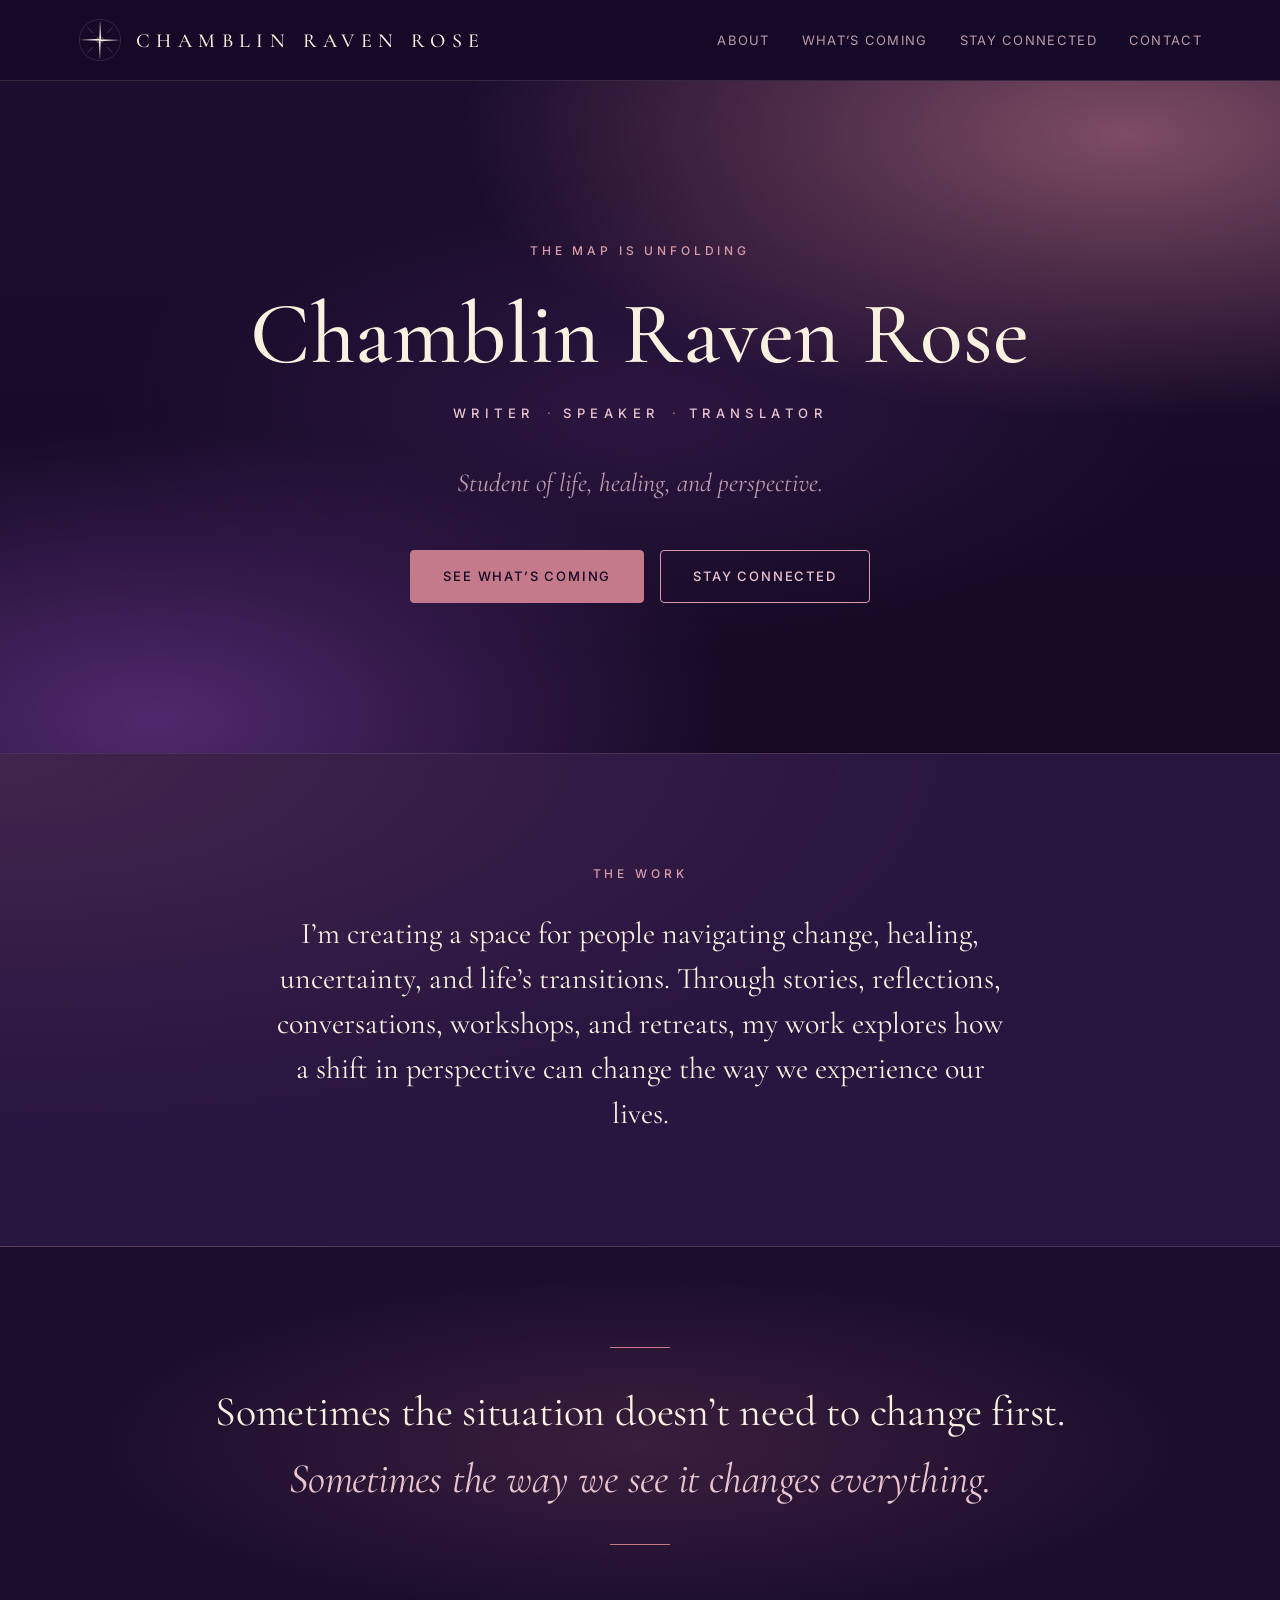
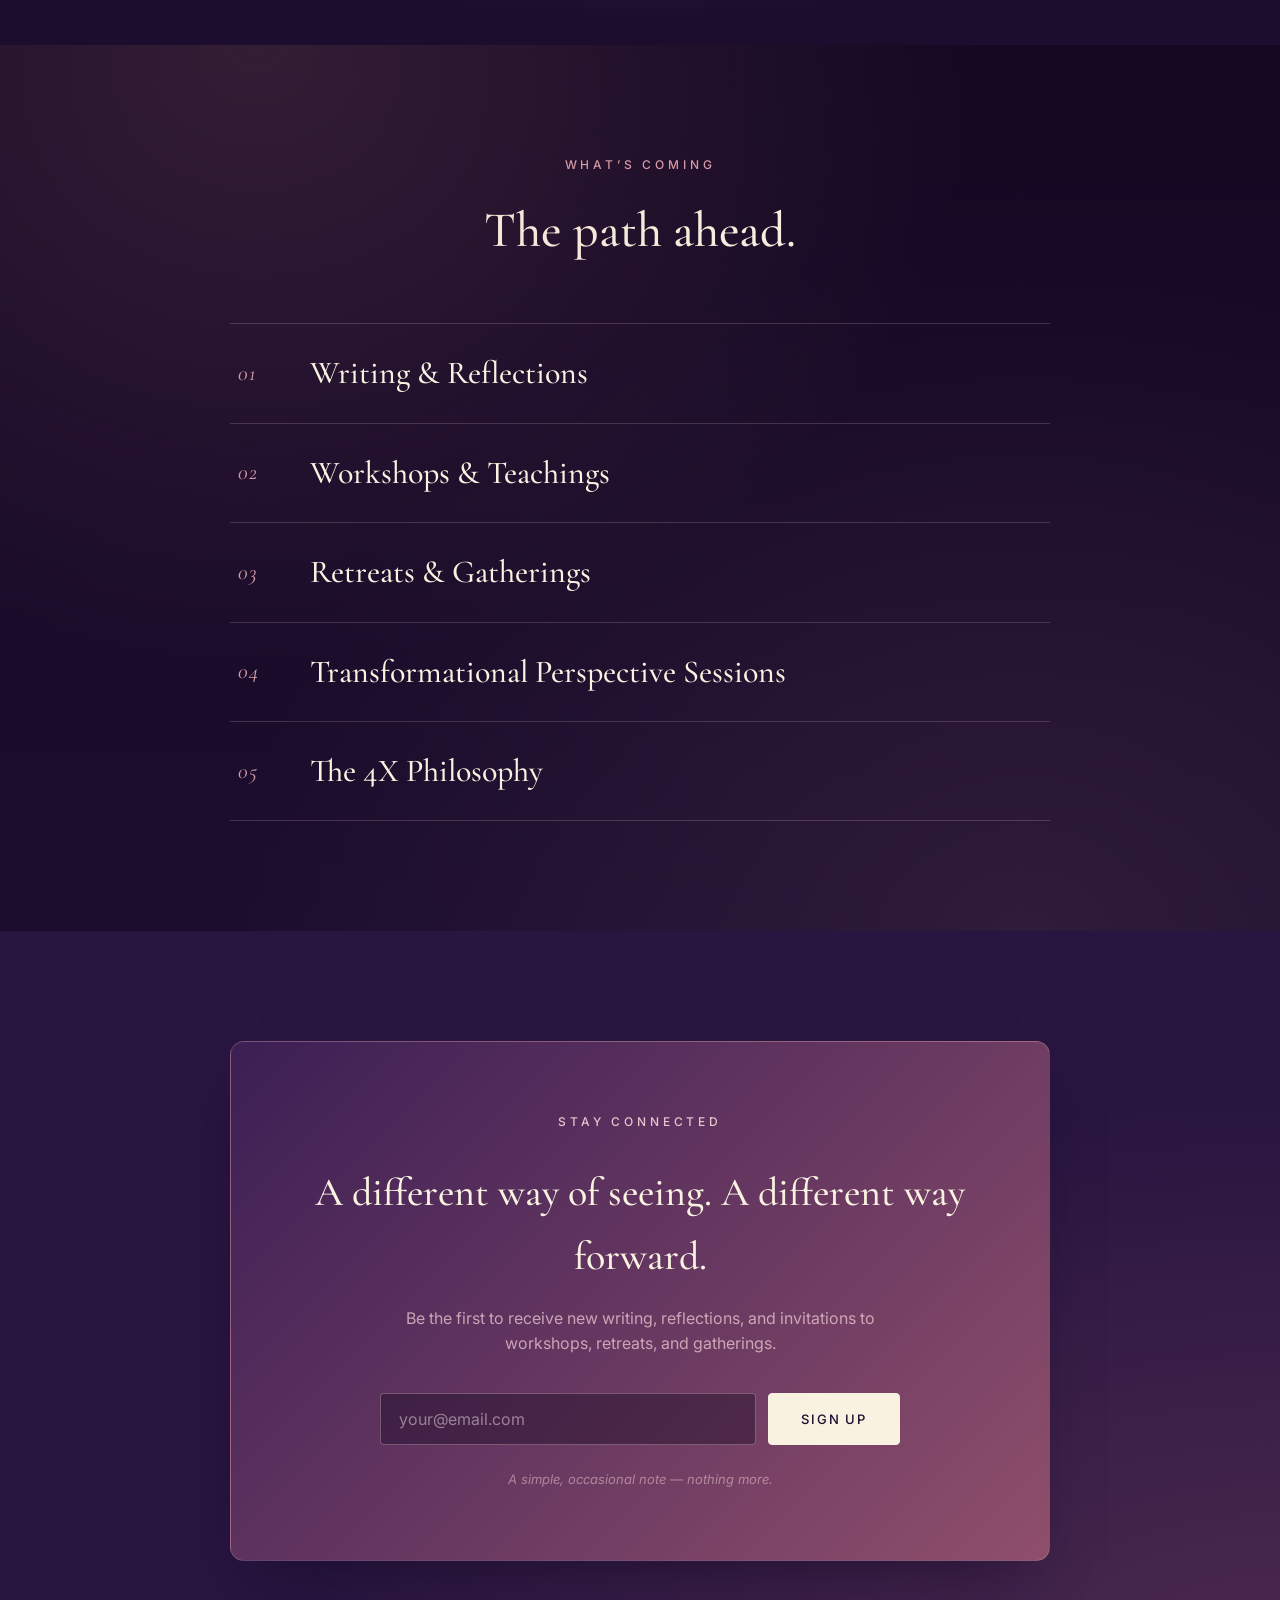
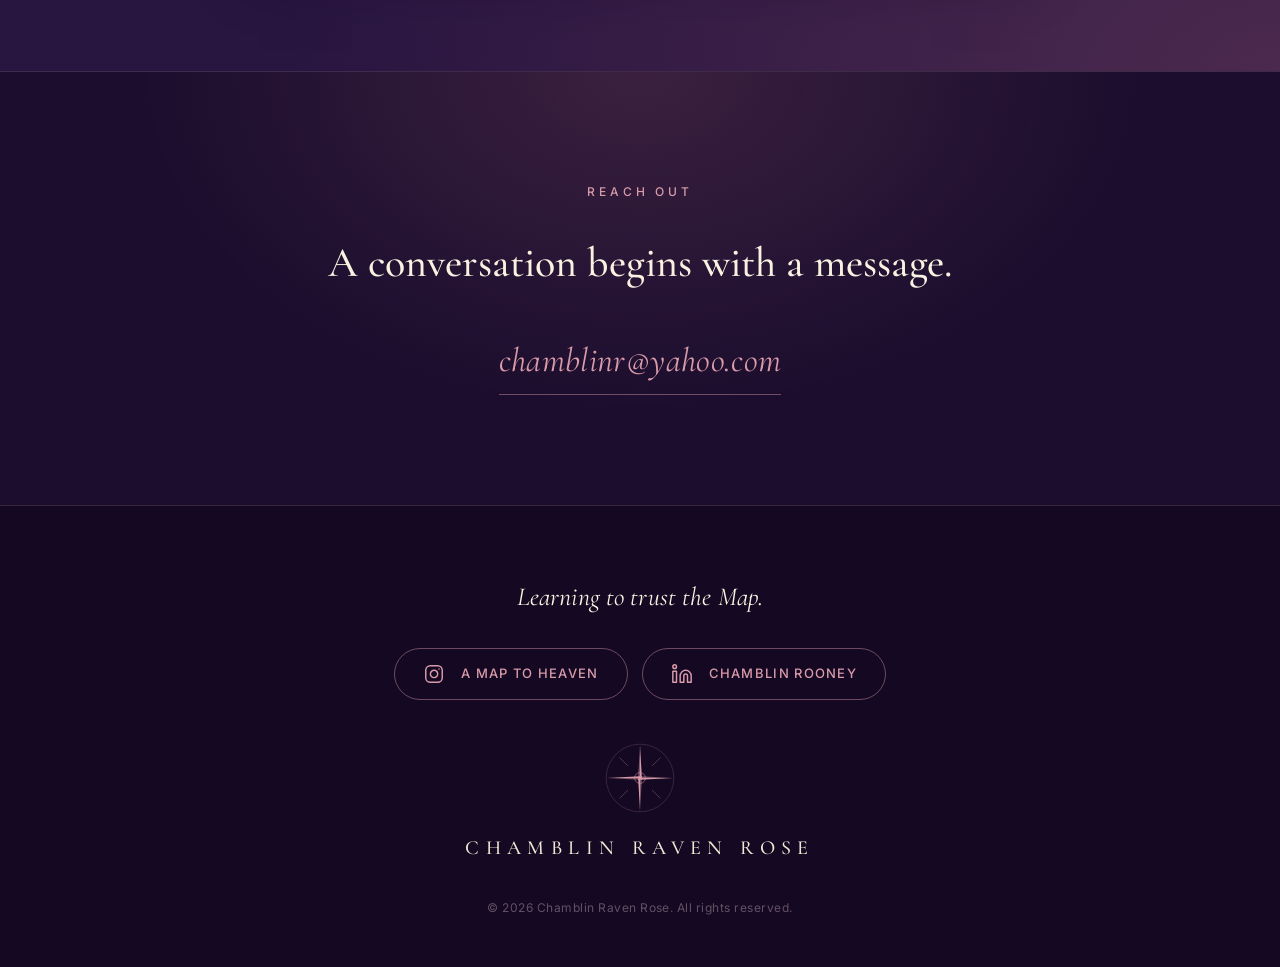
<file: index.html>
<!DOCTYPE html>
<html lang="en">
<head>
  <meta charset="UTF-8" />
  <meta name="viewport" content="width=device-width, initial-scale=1.0" />
  <title>Chamblin Raven Rose &mdash; The Map Is Unfolding</title>
  <meta name="description" content="Chamblin Raven Rose helps people navigate life&rsquo;s transitions through perspective shifts, storytelling, workshops, and transformational conversations." />
  <link rel="canonical" href="https://chamblinravenrose.com/" />

  <!-- Open Graph (Facebook, LinkedIn, iMessage, Slack, etc.) -->
  <meta property="og:type" content="website" />
  <meta property="og:site_name" content="Chamblin Raven Rose" />
  <meta property="og:url" content="https://chamblinravenrose.com/" />
  <meta property="og:title" content="Chamblin Raven Rose &mdash; The Map Is Unfolding" />
  <meta property="og:description" content="Chamblin Raven Rose helps people navigate life&rsquo;s transitions through perspective shifts, storytelling, workshops, and transformational conversations." />
  <meta property="og:image" content="https://chamblinravenrose.com/CRRLogo.png" />
  <meta property="og:image:alt" content="Chamblin Raven Rose logo" />

  <!-- Twitter Card -->
  <meta name="twitter:card" content="summary" />
  <meta name="twitter:title" content="Chamblin Raven Rose &mdash; The Map Is Unfolding" />
  <meta name="twitter:description" content="Chamblin Raven Rose helps people navigate life&rsquo;s transitions through perspective shifts, storytelling, workshops, and transformational conversations." />
  <meta name="twitter:image" content="https://chamblinravenrose.com/CRRLogo.png" />
  <meta name="twitter:image:alt" content="Chamblin Raven Rose logo" />

  <link rel="preconnect" href="https://fonts.googleapis.com" />
  <link rel="preconnect" href="https://fonts.gstatic.com" crossorigin />
  <link href="https://fonts.googleapis.com/css2?family=Cormorant+Garamond:ital,wght@0,400;0,500;0,600;1,400;1,500&family=Allura&family=Inter:wght@300;400;500;600&display=swap" rel="stylesheet" />
  <link rel="stylesheet" href="styles.css" />
</head>
<body>
  <header class="site-header">
    <div class="container header-inner">
      <a class="brand" href="#top" aria-label="Chamblin Raven Rose &mdash; Home">
        <svg class="brand-svg" viewBox="0 0 100 100" xmlns="http://www.w3.org/2000/svg" aria-hidden="true">
          <circle cx="50" cy="50" r="47" fill="none" stroke="currentColor" stroke-width="0.6" opacity="0.45"/>
          <circle cx="50" cy="50" r="7.5" fill="none" stroke="currentColor" stroke-width="0.7"/>
          <g fill="currentColor">
            <path d="M50 4 L52.6 50 L50 50 Z"/>
            <path d="M50 4 L47.4 50 L50 50 Z" opacity="0.55"/>
            <path d="M50 96 L52.6 50 L50 50 Z" opacity="0.55"/>
            <path d="M50 96 L47.4 50 L50 50 Z"/>
            <path d="M96 50 L50 52.6 L50 50 Z"/>
            <path d="M96 50 L50 47.4 L50 50 Z" opacity="0.55"/>
            <path d="M4 50 L50 52.6 L50 50 Z" opacity="0.55"/>
            <path d="M4 50 L50 47.4 L50 50 Z"/>
          </g>
          <g stroke="currentColor" stroke-width="0.8" stroke-linecap="round" opacity="0.55">
            <line x1="22" y1="22" x2="33" y2="33"/>
            <line x1="67" y1="33" x2="78" y2="22"/>
            <line x1="78" y1="78" x2="67" y2="67"/>
            <line x1="33" y1="67" x2="22" y2="78"/>
          </g>
          <circle cx="50" cy="50" r="1.6" fill="currentColor"/>
        </svg>
        <span class="brand-word">Chamblin Raven Rose</span>
      </a>
      <button class="nav-toggle" id="nav-toggle" aria-expanded="false" aria-controls="primary-nav" aria-label="Open menu" type="button">
        <span></span><span></span><span></span>
      </button>
      <nav class="site-nav" id="primary-nav" aria-label="Primary">
        <a href="#about">About</a>
        <a href="#coming">What&rsquo;s Coming</a>
        <a href="#signup">Stay Connected</a>
        <a href="#contact">Contact</a>
      </nav>
    </div>
  </header>

  <main id="top">
    <!-- HERO -->
    <section class="hero">
      <div class="container hero-inner">
        <p class="eyebrow">The Map Is Unfolding</p>
        <h1 class="hero-title">Chamblin Raven&nbsp;Rose</h1>
        <p class="hero-roles">Writer&nbsp;<span class="dot">&middot;</span> Speaker&nbsp;<span class="dot">&middot;</span> Translator</p>
        <p class="hero-bio">Student of life, healing, and perspective.</p>
        <div class="hero-actions">
          <a class="btn btn-primary" href="#coming">See what&rsquo;s coming</a>
          <a class="btn btn-ghost" href="#signup">Stay connected</a>
        </div>
      </div>
    </section>

    <!-- ABOUT / MISSION -->
    <section id="about" class="section section-about">
      <div class="container about-inner">
        <p class="eyebrow">The Work</p>
        <p class="about-body">
          I&rsquo;m creating a space for people navigating change, healing, uncertainty,
          and life&rsquo;s transitions. Through stories, reflections, conversations,
          workshops, and retreats, my work explores how a shift in perspective can
          change the way we experience our lives.
        </p>
      </div>
    </section>

    <!-- PULL QUOTE -->
    <section class="section section-quote">
      <div class="container">
        <figure class="quote-block">
          <blockquote>
            Sometimes the situation doesn&rsquo;t need to change first.
            <em>Sometimes the way we see it changes everything.</em>
          </blockquote>
        </figure>
      </div>
    </section>

    <!-- WHAT'S COMING -->
    <section id="coming" class="section section-coming">
      <div class="container">
        <div class="section-head centered">
          <p class="eyebrow">What&rsquo;s Coming</p>
          <h2 class="section-title">The path ahead.</h2>
        </div>

        <ul class="coming-list">
          <li class="coming-item">
            <span class="coming-num">01</span>
            <div>
              <h3>Writing &amp; Reflections</h3>
            </div>
          </li>
          <li class="coming-item">
            <span class="coming-num">02</span>
            <div>
              <h3>Workshops &amp; Teachings</h3>
            </div>
          </li>
          <li class="coming-item">
            <span class="coming-num">03</span>
            <div>
              <h3>Retreats &amp; Gatherings</h3>
            </div>
          </li>
          <li class="coming-item">
            <span class="coming-num">04</span>
            <div>
              <h3>Transformational Perspective Sessions</h3>
            </div>
          </li>
          <li class="coming-item">
            <span class="coming-num">05</span>
            <div>
              <h3>The 4X Philosophy</h3>
            </div>
          </li>
        </ul>
      </div>
    </section>

    <!-- EMAIL SIGNUP -->
    <section id="signup" class="section section-signup">
      <div class="container">
        <div class="signup-card">
          <p class="eyebrow light">Stay Connected</p>
          <h2 class="signup-title">A different way of seeing. A different way forward.</h2>
          <p class="signup-sub">
            Be the first to receive new writing, reflections, and invitations to
            workshops, retreats, and gatherings.
          </p>

          <form
            class="signup-form"
            id="signup-form"
            name="stay-connected"
            method="POST"
            data-netlify="true"
            data-netlify-honeypot="bot-field"
            novalidate
          >
            <!-- Netlify: identifies the form on AJAX submissions -->
            <input type="hidden" name="form-name" value="stay-connected" />
            <!-- Netlify: honeypot field for spam protection (hidden from humans) -->
            <p class="visually-hidden" aria-hidden="true">
              <label>Don&rsquo;t fill this out if you&rsquo;re human: <input name="bot-field" /></label>
            </p>
            <label class="visually-hidden" for="email">Email address</label>
            <input
              type="email"
              id="email"
              name="email"
              placeholder="your@email.com"
              autocomplete="email"
              required
            />
            <button type="submit" class="btn btn-primary">Sign Up</button>
          </form>
          <p class="signup-note" id="signup-note">A simple, occasional note &mdash; nothing more.</p>
        </div>
      </div>
    </section>

    <!-- CONTACT -->
    <section id="contact" class="section section-contact">
      <div class="container">
        <div class="contact-inner">
          <p class="eyebrow">Reach Out</p>
          <h2 class="contact-title">A conversation begins with a message.</h2>
          <a class="email-link" href="mailto:chamblinr@yahoo.com">chamblinr@yahoo.com</a>
        </div>
      </div>
    </section>
  </main>

  <footer class="site-footer">
    <div class="container footer-inner">
      <p class="footer-tagline">Learning to trust the Map.</p>

      <div class="footer-social">
        <a href="https://www.instagram.com/amaptoheaven" target="_blank" rel="noopener noreferrer" aria-label="Follow on Instagram &mdash; A Map to Heaven" class="social-link" id="insta-link">
          <svg width="22" height="22" viewBox="0 0 24 24" fill="none" stroke="currentColor" stroke-width="1.6" stroke-linecap="round" stroke-linejoin="round" aria-hidden="true">
            <rect x="3" y="3" width="18" height="18" rx="5" ry="5"></rect>
            <path d="M16 11.37A4 4 0 1 1 12.63 8 4 4 0 0 1 16 11.37z"></path>
            <line x1="17.5" y1="6.5" x2="17.51" y2="6.5"></line>
          </svg>
          <span class="social-handle">A Map to Heaven</span>
        </a>
        <a href="https://www.linkedin.com/in/chamblin-rooney/" target="_blank" rel="noopener noreferrer" aria-label="Connect on LinkedIn &mdash; Chamblin Rooney" class="social-link" id="linkedin-link">
          <svg width="22" height="22" viewBox="0 0 24 24" fill="none" stroke="currentColor" stroke-width="1.6" stroke-linecap="round" stroke-linejoin="round" aria-hidden="true">
            <path d="M16 8a6 6 0 0 1 6 6v7h-4v-7a2 2 0 0 0-4 0v7h-4v-7a6 6 0 0 1 6-6z"></path>
            <rect x="2" y="9" width="4" height="12"></rect>
            <circle cx="4" cy="4" r="2"></circle>
          </svg>
          <span class="social-handle">Chamblin Rooney</span>
        </a>
      </div>

      <div class="footer-brand">
        <svg class="footer-brand-svg" viewBox="0 0 100 100" xmlns="http://www.w3.org/2000/svg" aria-hidden="true">
          <circle cx="50" cy="50" r="47" fill="none" stroke="currentColor" stroke-width="0.6" opacity="0.45"/>
          <circle cx="50" cy="50" r="7.5" fill="none" stroke="currentColor" stroke-width="0.7"/>
          <g fill="currentColor">
            <path d="M50 4 L52.6 50 L50 50 Z"/>
            <path d="M50 4 L47.4 50 L50 50 Z" opacity="0.55"/>
            <path d="M50 96 L52.6 50 L50 50 Z" opacity="0.55"/>
            <path d="M50 96 L47.4 50 L50 50 Z"/>
            <path d="M96 50 L50 52.6 L50 50 Z"/>
            <path d="M96 50 L50 47.4 L50 50 Z" opacity="0.55"/>
            <path d="M4 50 L50 52.6 L50 50 Z" opacity="0.55"/>
            <path d="M4 50 L50 47.4 L50 50 Z"/>
          </g>
          <g stroke="currentColor" stroke-width="0.8" stroke-linecap="round" opacity="0.55">
            <line x1="22" y1="22" x2="33" y2="33"/>
            <line x1="67" y1="33" x2="78" y2="22"/>
            <line x1="78" y1="78" x2="67" y2="67"/>
            <line x1="33" y1="67" x2="22" y2="78"/>
          </g>
          <circle cx="50" cy="50" r="1.6" fill="currentColor"/>
        </svg>
        <span class="footer-wordmark">Chamblin Raven Rose</span>
      </div>

      <p class="footer-copy">&copy; <span id="year"></span> Chamblin Raven Rose. All rights reserved.</p>
    </div>
  </footer>

  <script>
    document.getElementById('year').textContent = new Date().getFullYear();

    // Stay Connected — submits to Netlify Forms via AJAX, keeps the inline thank-you UX.
    document.getElementById('signup-form').addEventListener('submit', function (e) {
      e.preventDefault();
      var form = e.target;
      var note = document.getElementById('signup-note');
      var input = document.getElementById('email');
      var button = form.querySelector('button[type="submit"]');

      if (!input.value || !input.checkValidity()) {
        note.textContent = 'Please enter a valid email address.';
        note.classList.remove('confirmed');
        return;
      }

      note.textContent = 'Sending…';
      note.classList.remove('confirmed');
      if (button) button.disabled = true;

      var formData = new FormData(form);
      var encoded = new URLSearchParams(formData).toString();

      fetch('/', {
        method: 'POST',
        headers: { 'Content-Type': 'application/x-www-form-urlencoded' },
        body: encoded
      })
        .then(function (response) {
          if (!response.ok) throw new Error('Submission failed');
          note.textContent = 'Thank you. You’ll hear from me along the way.';
          note.classList.add('confirmed');
          form.reset();
        })
        .catch(function () {
          note.textContent = 'Something went wrong. Please try again, or email chamblinr@yahoo.com.';
          note.classList.remove('confirmed');
        })
        .finally(function () {
          if (button) button.disabled = false;
        });
    });

    // Mobile nav toggle
    (function () {
      var toggle = document.getElementById('nav-toggle');
      var nav = document.getElementById('primary-nav');
      if (!toggle || !nav) return;

      function setOpen(open) {
        nav.classList.toggle('is-open', open);
        toggle.classList.toggle('is-open', open);
        toggle.setAttribute('aria-expanded', open ? 'true' : 'false');
        toggle.setAttribute('aria-label', open ? 'Close menu' : 'Open menu');
      }

      toggle.addEventListener('click', function () {
        setOpen(!nav.classList.contains('is-open'));
      });

      // Close when a nav link is tapped
      nav.querySelectorAll('a').forEach(function (link) {
        link.addEventListener('click', function () { setOpen(false); });
      });

      // Close when tapping outside the open drawer
      document.addEventListener('click', function (e) {
        if (!nav.classList.contains('is-open')) return;
        if (nav.contains(e.target) || toggle.contains(e.target)) return;
        setOpen(false);
      });

      // Close on Escape
      document.addEventListener('keydown', function (e) {
        if (e.key === 'Escape' && nav.classList.contains('is-open')) setOpen(false);
      });
    })();
  </script>
</body>
</html>
</file>
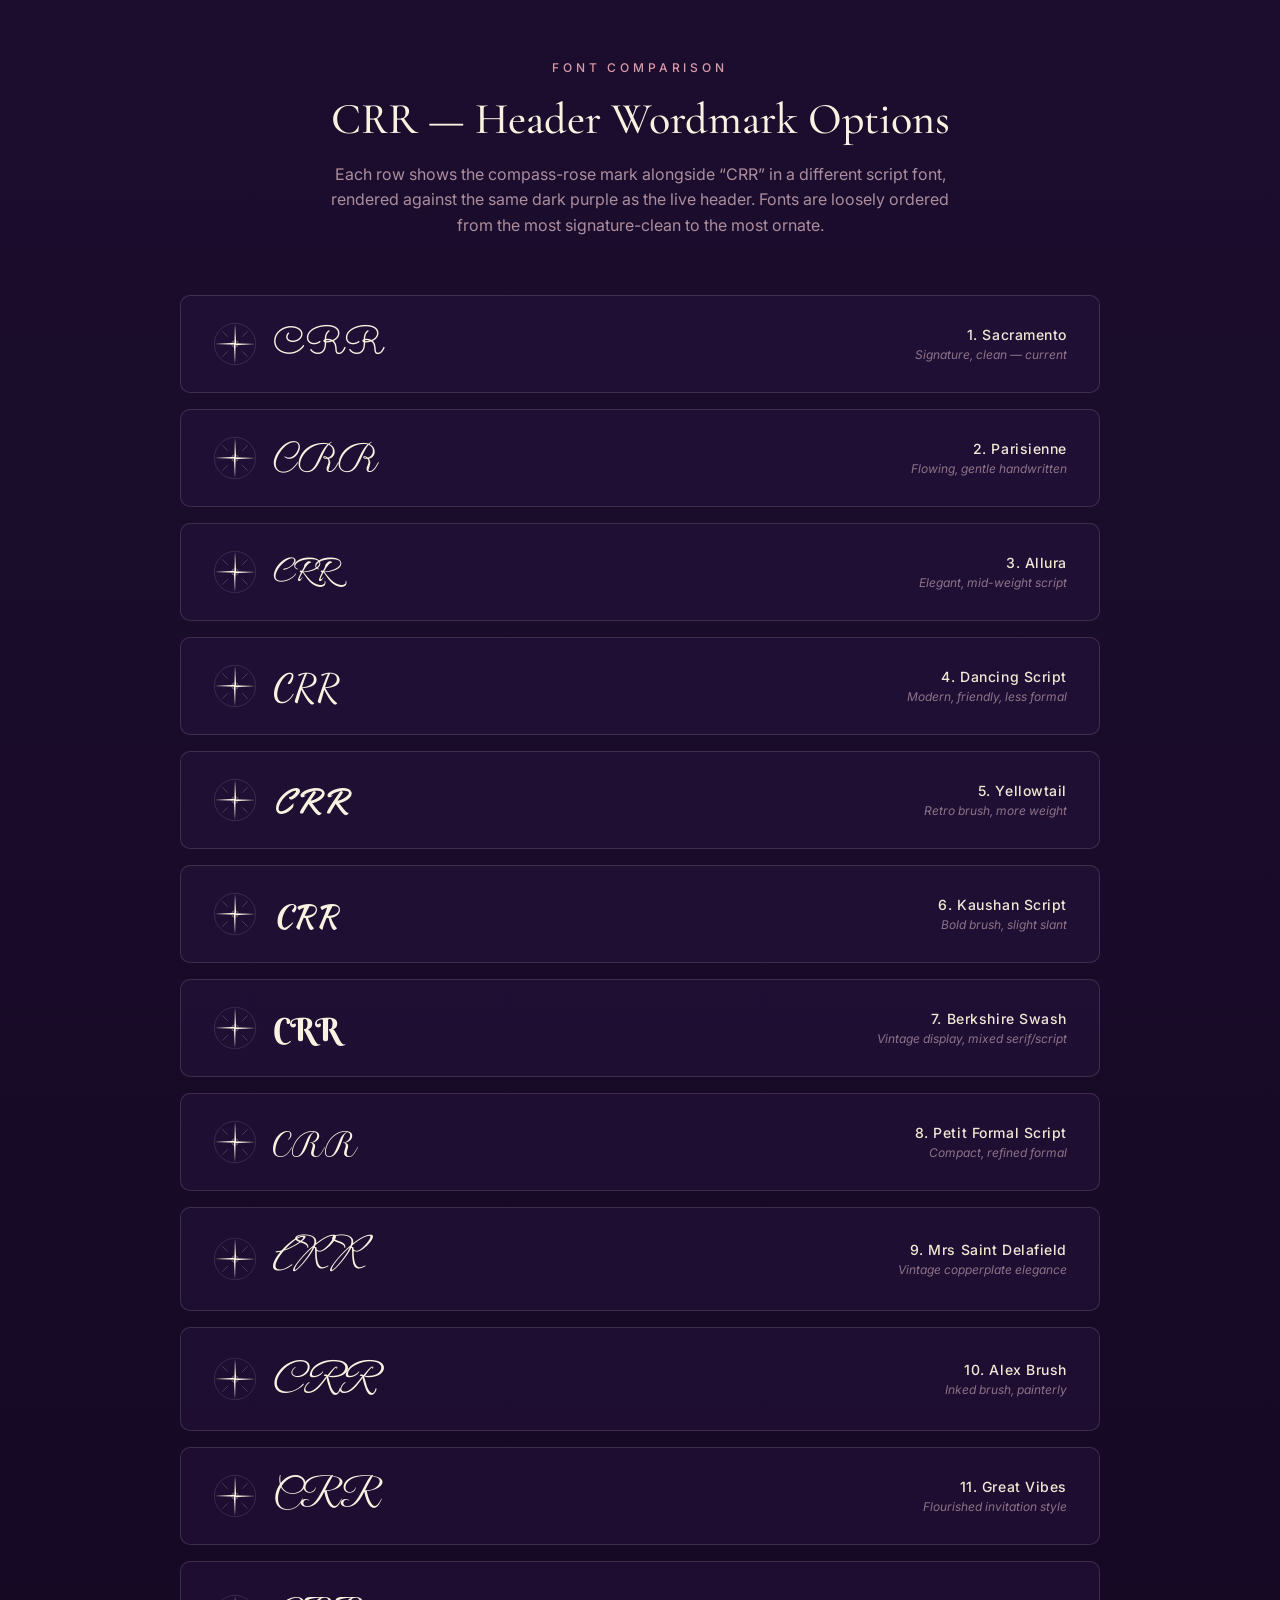
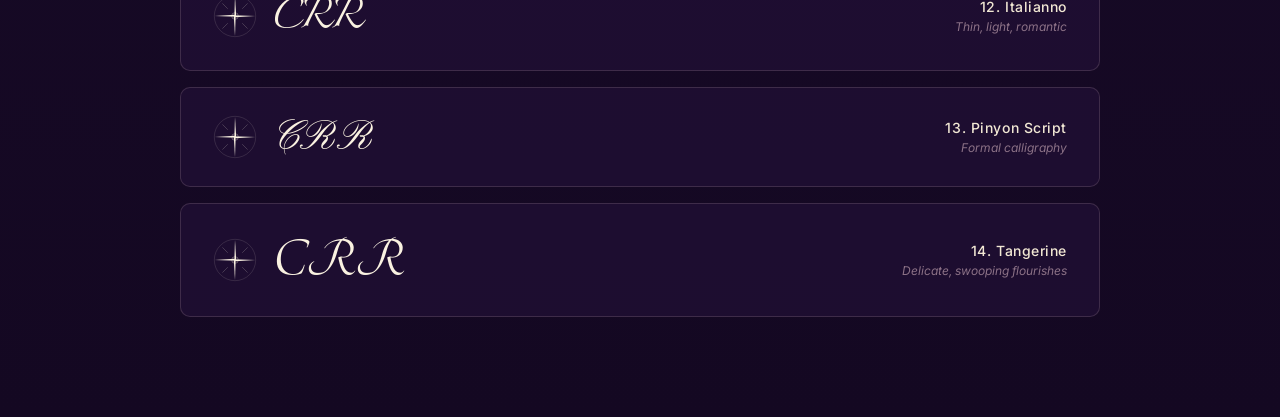
<file: font-preview.html>
<!DOCTYPE html>
<html lang="en">
<head>
  <meta charset="UTF-8" />
  <meta name="viewport" content="width=device-width, initial-scale=1.0" />
  <title>CRR Wordmark &mdash; Font Preview</title>
  <link rel="preconnect" href="https://fonts.googleapis.com" />
  <link rel="preconnect" href="https://fonts.gstatic.com" crossorigin />
  <link
    href="https://fonts.googleapis.com/css2?family=Cormorant+Garamond:wght@500&family=Inter:wght@400;500&family=Sacramento&family=Parisienne&family=Allura&family=Dancing+Script:wght@500;600&family=Great+Vibes&family=Italianno&family=Mrs+Saint+Delafield&family=Pinyon+Script&family=Tangerine:wght@400;700&family=Yellowtail&family=Petit+Formal+Script&family=Alex+Brush&family=Kaushan+Script&family=Berkshire+Swash&display=swap"
    rel="stylesheet"
  />
  <style>
    :root {
      --purple-950: #140822;
      --purple-900: #1c0d2e;
      --purple-800: #281540;
      --purple-700: #3c1f55;
      --rose-500: #c47a8b;
      --rose-400: #d99ba9;
      --rose-300: #e8c4ce;
      --cream-100: #f2e8d4;
      --cream-50: #faf2e1;
      --line-dark: rgba(232, 196, 206, 0.16);
    }

    * { box-sizing: border-box; }

    body {
      margin: 0;
      padding: 60px 32px 100px;
      font-family: "Inter", -apple-system, BlinkMacSystemFont, sans-serif;
      background: linear-gradient(180deg, var(--purple-900) 0%, var(--purple-950) 100%);
      color: var(--cream-50);
      min-height: 100vh;
      -webkit-font-smoothing: antialiased;
    }

    header.page-head {
      max-width: 920px;
      margin: 0 auto 56px;
      text-align: center;
    }

    .eyebrow {
      font-size: 12px;
      font-weight: 500;
      letter-spacing: 0.32em;
      text-transform: uppercase;
      color: var(--rose-400);
      margin: 0 0 18px;
    }

    h1 {
      font-family: "Cormorant Garamond", serif;
      font-weight: 500;
      font-size: clamp(32px, 4vw, 44px);
      line-height: 1.2;
      margin: 0 0 16px;
      color: var(--cream-50);
    }

    .intro {
      color: rgba(232, 196, 206, 0.7);
      max-width: 620px;
      margin: 0 auto;
      font-size: 16px;
      line-height: 1.6;
    }

    .grid {
      max-width: 920px;
      margin: 0 auto;
      display: grid;
      grid-template-columns: 1fr;
      gap: 16px;
    }

    .row {
      display: grid;
      grid-template-columns: 1fr 220px;
      align-items: center;
      gap: 24px;
      padding: 26px 32px;
      border: 1px solid var(--line-dark);
      border-radius: 10px;
      background: rgba(40, 21, 64, 0.45);
      transition: background 0.25s ease, border-color 0.25s ease, transform 0.25s ease;
    }

    .row:hover {
      background: rgba(60, 31, 85, 0.5);
      border-color: rgba(217, 155, 169, 0.35);
      transform: translateY(-1px);
    }

    .mark {
      display: flex;
      align-items: center;
      gap: 16px;
    }

    .compass {
      width: 44px;
      height: 44px;
      flex: 0 0 auto;
      color: var(--cream-50);
    }

    .crr {
      font-size: 38px;
      line-height: 1;
      color: var(--cream-50);
      padding-top: 4px;
      letter-spacing: 0.01em;
    }

    .meta {
      text-align: right;
    }

    .font-name {
      font-family: "Inter", sans-serif;
      font-size: 14px;
      font-weight: 500;
      color: var(--cream-100);
      letter-spacing: 0.04em;
      margin: 0 0 4px;
    }

    .font-note {
      font-family: "Inter", sans-serif;
      font-size: 12px;
      color: rgba(232, 196, 206, 0.55);
      margin: 0;
      font-style: italic;
    }

    /* Font assignments */
    .f-sacramento     { font-family: "Sacramento", cursive; }
    .f-parisienne     { font-family: "Parisienne", cursive; }
    .f-allura         { font-family: "Allura", cursive; }
    .f-dancing        { font-family: "Dancing Script", cursive; font-weight: 500; }
    .f-greatvibes     { font-family: "Great Vibes", cursive; }
    .f-italianno      { font-family: "Italianno", cursive; font-size: 52px; }
    .f-mrssaint       { font-family: "Mrs Saint Delafield", cursive; font-size: 46px; }
    .f-pinyon         { font-family: "Pinyon Script", cursive; font-size: 42px; }
    .f-tangerine      { font-family: "Tangerine", cursive; font-weight: 700; font-size: 56px; }
    .f-yellowtail     { font-family: "Yellowtail", cursive; font-size: 36px; }
    .f-petitformal    { font-family: "Petit Formal Script", cursive; font-size: 32px; }
    .f-alexbrush      { font-family: "Alex Brush", cursive; font-size: 46px; }
    .f-kaushan        { font-family: "Kaushan Script", cursive; font-size: 32px; }
    .f-berkshire      { font-family: "Berkshire Swash", cursive; font-size: 32px; }

    @media (max-width: 720px) {
      .row { grid-template-columns: 1fr; gap: 12px; padding: 22px 22px; }
      .meta { text-align: left; }
      .crr { font-size: 34px; }
    }
  </style>
</head>
<body>
  <header class="page-head">
    <p class="eyebrow">Font Comparison</p>
    <h1>CRR &mdash; Header Wordmark Options</h1>
    <p class="intro">
      Each row shows the compass-rose mark alongside &ldquo;CRR&rdquo; in a different script font,
      rendered against the same dark purple as the live header. Fonts are loosely ordered from
      the most signature-clean to the most ornate.
    </p>
  </header>

  <div class="grid">
    <!-- 1. Sacramento (current) -->
    <div class="row">
      <div class="mark">
        <svg class="compass" viewBox="0 0 100 100" xmlns="http://www.w3.org/2000/svg" aria-hidden="true">
          <circle cx="50" cy="50" r="47" fill="none" stroke="currentColor" stroke-width="0.6" opacity="0.45"/>
          <circle cx="50" cy="50" r="7.5" fill="none" stroke="currentColor" stroke-width="0.7"/>
          <g fill="currentColor">
            <path d="M50 4 L52.6 50 L50 50 Z"/><path d="M50 4 L47.4 50 L50 50 Z" opacity="0.55"/>
            <path d="M50 96 L52.6 50 L50 50 Z" opacity="0.55"/><path d="M50 96 L47.4 50 L50 50 Z"/>
            <path d="M96 50 L50 52.6 L50 50 Z"/><path d="M96 50 L50 47.4 L50 50 Z" opacity="0.55"/>
            <path d="M4 50 L50 52.6 L50 50 Z" opacity="0.55"/><path d="M4 50 L50 47.4 L50 50 Z"/>
          </g>
          <g stroke="currentColor" stroke-width="0.8" stroke-linecap="round" opacity="0.55">
            <line x1="22" y1="22" x2="33" y2="33"/><line x1="67" y1="33" x2="78" y2="22"/>
            <line x1="78" y1="78" x2="67" y2="67"/><line x1="33" y1="67" x2="22" y2="78"/>
          </g>
          <circle cx="50" cy="50" r="1.6" fill="currentColor"/>
        </svg>
        <span class="crr f-sacramento">CRR</span>
      </div>
      <div class="meta">
        <p class="font-name">1. Sacramento</p>
        <p class="font-note">Signature, clean &mdash; current</p>
      </div>
    </div>

    <!-- 2. Parisienne -->
    <div class="row">
      <div class="mark">
        <svg class="compass" viewBox="0 0 100 100" xmlns="http://www.w3.org/2000/svg" aria-hidden="true">
          <circle cx="50" cy="50" r="47" fill="none" stroke="currentColor" stroke-width="0.6" opacity="0.45"/>
          <circle cx="50" cy="50" r="7.5" fill="none" stroke="currentColor" stroke-width="0.7"/>
          <g fill="currentColor">
            <path d="M50 4 L52.6 50 L50 50 Z"/><path d="M50 4 L47.4 50 L50 50 Z" opacity="0.55"/>
            <path d="M50 96 L52.6 50 L50 50 Z" opacity="0.55"/><path d="M50 96 L47.4 50 L50 50 Z"/>
            <path d="M96 50 L50 52.6 L50 50 Z"/><path d="M96 50 L50 47.4 L50 50 Z" opacity="0.55"/>
            <path d="M4 50 L50 52.6 L50 50 Z" opacity="0.55"/><path d="M4 50 L50 47.4 L50 50 Z"/>
          </g>
          <g stroke="currentColor" stroke-width="0.8" stroke-linecap="round" opacity="0.55">
            <line x1="22" y1="22" x2="33" y2="33"/><line x1="67" y1="33" x2="78" y2="22"/>
            <line x1="78" y1="78" x2="67" y2="67"/><line x1="33" y1="67" x2="22" y2="78"/>
          </g>
          <circle cx="50" cy="50" r="1.6" fill="currentColor"/>
        </svg>
        <span class="crr f-parisienne">CRR</span>
      </div>
      <div class="meta">
        <p class="font-name">2. Parisienne</p>
        <p class="font-note">Flowing, gentle handwritten</p>
      </div>
    </div>

    <!-- 3. Allura -->
    <div class="row">
      <div class="mark">
        <svg class="compass" viewBox="0 0 100 100" xmlns="http://www.w3.org/2000/svg" aria-hidden="true">
          <circle cx="50" cy="50" r="47" fill="none" stroke="currentColor" stroke-width="0.6" opacity="0.45"/>
          <circle cx="50" cy="50" r="7.5" fill="none" stroke="currentColor" stroke-width="0.7"/>
          <g fill="currentColor">
            <path d="M50 4 L52.6 50 L50 50 Z"/><path d="M50 4 L47.4 50 L50 50 Z" opacity="0.55"/>
            <path d="M50 96 L52.6 50 L50 50 Z" opacity="0.55"/><path d="M50 96 L47.4 50 L50 50 Z"/>
            <path d="M96 50 L50 52.6 L50 50 Z"/><path d="M96 50 L50 47.4 L50 50 Z" opacity="0.55"/>
            <path d="M4 50 L50 52.6 L50 50 Z" opacity="0.55"/><path d="M4 50 L50 47.4 L50 50 Z"/>
          </g>
          <g stroke="currentColor" stroke-width="0.8" stroke-linecap="round" opacity="0.55">
            <line x1="22" y1="22" x2="33" y2="33"/><line x1="67" y1="33" x2="78" y2="22"/>
            <line x1="78" y1="78" x2="67" y2="67"/><line x1="33" y1="67" x2="22" y2="78"/>
          </g>
          <circle cx="50" cy="50" r="1.6" fill="currentColor"/>
        </svg>
        <span class="crr f-allura">CRR</span>
      </div>
      <div class="meta">
        <p class="font-name">3. Allura</p>
        <p class="font-note">Elegant, mid-weight script</p>
      </div>
    </div>

    <!-- 4. Dancing Script -->
    <div class="row">
      <div class="mark">
        <svg class="compass" viewBox="0 0 100 100" xmlns="http://www.w3.org/2000/svg" aria-hidden="true">
          <circle cx="50" cy="50" r="47" fill="none" stroke="currentColor" stroke-width="0.6" opacity="0.45"/>
          <circle cx="50" cy="50" r="7.5" fill="none" stroke="currentColor" stroke-width="0.7"/>
          <g fill="currentColor">
            <path d="M50 4 L52.6 50 L50 50 Z"/><path d="M50 4 L47.4 50 L50 50 Z" opacity="0.55"/>
            <path d="M50 96 L52.6 50 L50 50 Z" opacity="0.55"/><path d="M50 96 L47.4 50 L50 50 Z"/>
            <path d="M96 50 L50 52.6 L50 50 Z"/><path d="M96 50 L50 47.4 L50 50 Z" opacity="0.55"/>
            <path d="M4 50 L50 52.6 L50 50 Z" opacity="0.55"/><path d="M4 50 L50 47.4 L50 50 Z"/>
          </g>
          <g stroke="currentColor" stroke-width="0.8" stroke-linecap="round" opacity="0.55">
            <line x1="22" y1="22" x2="33" y2="33"/><line x1="67" y1="33" x2="78" y2="22"/>
            <line x1="78" y1="78" x2="67" y2="67"/><line x1="33" y1="67" x2="22" y2="78"/>
          </g>
          <circle cx="50" cy="50" r="1.6" fill="currentColor"/>
        </svg>
        <span class="crr f-dancing">CRR</span>
      </div>
      <div class="meta">
        <p class="font-name">4. Dancing Script</p>
        <p class="font-note">Modern, friendly, less formal</p>
      </div>
    </div>

    <!-- 5. Yellowtail -->
    <div class="row">
      <div class="mark">
        <svg class="compass" viewBox="0 0 100 100" xmlns="http://www.w3.org/2000/svg" aria-hidden="true">
          <circle cx="50" cy="50" r="47" fill="none" stroke="currentColor" stroke-width="0.6" opacity="0.45"/>
          <circle cx="50" cy="50" r="7.5" fill="none" stroke="currentColor" stroke-width="0.7"/>
          <g fill="currentColor">
            <path d="M50 4 L52.6 50 L50 50 Z"/><path d="M50 4 L47.4 50 L50 50 Z" opacity="0.55"/>
            <path d="M50 96 L52.6 50 L50 50 Z" opacity="0.55"/><path d="M50 96 L47.4 50 L50 50 Z"/>
            <path d="M96 50 L50 52.6 L50 50 Z"/><path d="M96 50 L50 47.4 L50 50 Z" opacity="0.55"/>
            <path d="M4 50 L50 52.6 L50 50 Z" opacity="0.55"/><path d="M4 50 L50 47.4 L50 50 Z"/>
          </g>
          <g stroke="currentColor" stroke-width="0.8" stroke-linecap="round" opacity="0.55">
            <line x1="22" y1="22" x2="33" y2="33"/><line x1="67" y1="33" x2="78" y2="22"/>
            <line x1="78" y1="78" x2="67" y2="67"/><line x1="33" y1="67" x2="22" y2="78"/>
          </g>
          <circle cx="50" cy="50" r="1.6" fill="currentColor"/>
        </svg>
        <span class="crr f-yellowtail">CRR</span>
      </div>
      <div class="meta">
        <p class="font-name">5. Yellowtail</p>
        <p class="font-note">Retro brush, more weight</p>
      </div>
    </div>

    <!-- 6. Kaushan Script -->
    <div class="row">
      <div class="mark">
        <svg class="compass" viewBox="0 0 100 100" xmlns="http://www.w3.org/2000/svg" aria-hidden="true">
          <circle cx="50" cy="50" r="47" fill="none" stroke="currentColor" stroke-width="0.6" opacity="0.45"/>
          <circle cx="50" cy="50" r="7.5" fill="none" stroke="currentColor" stroke-width="0.7"/>
          <g fill="currentColor">
            <path d="M50 4 L52.6 50 L50 50 Z"/><path d="M50 4 L47.4 50 L50 50 Z" opacity="0.55"/>
            <path d="M50 96 L52.6 50 L50 50 Z" opacity="0.55"/><path d="M50 96 L47.4 50 L50 50 Z"/>
            <path d="M96 50 L50 52.6 L50 50 Z"/><path d="M96 50 L50 47.4 L50 50 Z" opacity="0.55"/>
            <path d="M4 50 L50 52.6 L50 50 Z" opacity="0.55"/><path d="M4 50 L50 47.4 L50 50 Z"/>
          </g>
          <g stroke="currentColor" stroke-width="0.8" stroke-linecap="round" opacity="0.55">
            <line x1="22" y1="22" x2="33" y2="33"/><line x1="67" y1="33" x2="78" y2="22"/>
            <line x1="78" y1="78" x2="67" y2="67"/><line x1="33" y1="67" x2="22" y2="78"/>
          </g>
          <circle cx="50" cy="50" r="1.6" fill="currentColor"/>
        </svg>
        <span class="crr f-kaushan">CRR</span>
      </div>
      <div class="meta">
        <p class="font-name">6. Kaushan Script</p>
        <p class="font-note">Bold brush, slight slant</p>
      </div>
    </div>

    <!-- 7. Berkshire Swash -->
    <div class="row">
      <div class="mark">
        <svg class="compass" viewBox="0 0 100 100" xmlns="http://www.w3.org/2000/svg" aria-hidden="true">
          <circle cx="50" cy="50" r="47" fill="none" stroke="currentColor" stroke-width="0.6" opacity="0.45"/>
          <circle cx="50" cy="50" r="7.5" fill="none" stroke="currentColor" stroke-width="0.7"/>
          <g fill="currentColor">
            <path d="M50 4 L52.6 50 L50 50 Z"/><path d="M50 4 L47.4 50 L50 50 Z" opacity="0.55"/>
            <path d="M50 96 L52.6 50 L50 50 Z" opacity="0.55"/><path d="M50 96 L47.4 50 L50 50 Z"/>
            <path d="M96 50 L50 52.6 L50 50 Z"/><path d="M96 50 L50 47.4 L50 50 Z" opacity="0.55"/>
            <path d="M4 50 L50 52.6 L50 50 Z" opacity="0.55"/><path d="M4 50 L50 47.4 L50 50 Z"/>
          </g>
          <g stroke="currentColor" stroke-width="0.8" stroke-linecap="round" opacity="0.55">
            <line x1="22" y1="22" x2="33" y2="33"/><line x1="67" y1="33" x2="78" y2="22"/>
            <line x1="78" y1="78" x2="67" y2="67"/><line x1="33" y1="67" x2="22" y2="78"/>
          </g>
          <circle cx="50" cy="50" r="1.6" fill="currentColor"/>
        </svg>
        <span class="crr f-berkshire">CRR</span>
      </div>
      <div class="meta">
        <p class="font-name">7. Berkshire Swash</p>
        <p class="font-note">Vintage display, mixed serif/script</p>
      </div>
    </div>

    <!-- 8. Petit Formal Script -->
    <div class="row">
      <div class="mark">
        <svg class="compass" viewBox="0 0 100 100" xmlns="http://www.w3.org/2000/svg" aria-hidden="true">
          <circle cx="50" cy="50" r="47" fill="none" stroke="currentColor" stroke-width="0.6" opacity="0.45"/>
          <circle cx="50" cy="50" r="7.5" fill="none" stroke="currentColor" stroke-width="0.7"/>
          <g fill="currentColor">
            <path d="M50 4 L52.6 50 L50 50 Z"/><path d="M50 4 L47.4 50 L50 50 Z" opacity="0.55"/>
            <path d="M50 96 L52.6 50 L50 50 Z" opacity="0.55"/><path d="M50 96 L47.4 50 L50 50 Z"/>
            <path d="M96 50 L50 52.6 L50 50 Z"/><path d="M96 50 L50 47.4 L50 50 Z" opacity="0.55"/>
            <path d="M4 50 L50 52.6 L50 50 Z" opacity="0.55"/><path d="M4 50 L50 47.4 L50 50 Z"/>
          </g>
          <g stroke="currentColor" stroke-width="0.8" stroke-linecap="round" opacity="0.55">
            <line x1="22" y1="22" x2="33" y2="33"/><line x1="67" y1="33" x2="78" y2="22"/>
            <line x1="78" y1="78" x2="67" y2="67"/><line x1="33" y1="67" x2="22" y2="78"/>
          </g>
          <circle cx="50" cy="50" r="1.6" fill="currentColor"/>
        </svg>
        <span class="crr f-petitformal">CRR</span>
      </div>
      <div class="meta">
        <p class="font-name">8. Petit Formal Script</p>
        <p class="font-note">Compact, refined formal</p>
      </div>
    </div>

    <!-- 9. Mrs Saint Delafield -->
    <div class="row">
      <div class="mark">
        <svg class="compass" viewBox="0 0 100 100" xmlns="http://www.w3.org/2000/svg" aria-hidden="true">
          <circle cx="50" cy="50" r="47" fill="none" stroke="currentColor" stroke-width="0.6" opacity="0.45"/>
          <circle cx="50" cy="50" r="7.5" fill="none" stroke="currentColor" stroke-width="0.7"/>
          <g fill="currentColor">
            <path d="M50 4 L52.6 50 L50 50 Z"/><path d="M50 4 L47.4 50 L50 50 Z" opacity="0.55"/>
            <path d="M50 96 L52.6 50 L50 50 Z" opacity="0.55"/><path d="M50 96 L47.4 50 L50 50 Z"/>
            <path d="M96 50 L50 52.6 L50 50 Z"/><path d="M96 50 L50 47.4 L50 50 Z" opacity="0.55"/>
            <path d="M4 50 L50 52.6 L50 50 Z" opacity="0.55"/><path d="M4 50 L50 47.4 L50 50 Z"/>
          </g>
          <g stroke="currentColor" stroke-width="0.8" stroke-linecap="round" opacity="0.55">
            <line x1="22" y1="22" x2="33" y2="33"/><line x1="67" y1="33" x2="78" y2="22"/>
            <line x1="78" y1="78" x2="67" y2="67"/><line x1="33" y1="67" x2="22" y2="78"/>
          </g>
          <circle cx="50" cy="50" r="1.6" fill="currentColor"/>
        </svg>
        <span class="crr f-mrssaint">CRR</span>
      </div>
      <div class="meta">
        <p class="font-name">9. Mrs Saint Delafield</p>
        <p class="font-note">Vintage copperplate elegance</p>
      </div>
    </div>

    <!-- 10. Alex Brush -->
    <div class="row">
      <div class="mark">
        <svg class="compass" viewBox="0 0 100 100" xmlns="http://www.w3.org/2000/svg" aria-hidden="true">
          <circle cx="50" cy="50" r="47" fill="none" stroke="currentColor" stroke-width="0.6" opacity="0.45"/>
          <circle cx="50" cy="50" r="7.5" fill="none" stroke="currentColor" stroke-width="0.7"/>
          <g fill="currentColor">
            <path d="M50 4 L52.6 50 L50 50 Z"/><path d="M50 4 L47.4 50 L50 50 Z" opacity="0.55"/>
            <path d="M50 96 L52.6 50 L50 50 Z" opacity="0.55"/><path d="M50 96 L47.4 50 L50 50 Z"/>
            <path d="M96 50 L50 52.6 L50 50 Z"/><path d="M96 50 L50 47.4 L50 50 Z" opacity="0.55"/>
            <path d="M4 50 L50 52.6 L50 50 Z" opacity="0.55"/><path d="M4 50 L50 47.4 L50 50 Z"/>
          </g>
          <g stroke="currentColor" stroke-width="0.8" stroke-linecap="round" opacity="0.55">
            <line x1="22" y1="22" x2="33" y2="33"/><line x1="67" y1="33" x2="78" y2="22"/>
            <line x1="78" y1="78" x2="67" y2="67"/><line x1="33" y1="67" x2="22" y2="78"/>
          </g>
          <circle cx="50" cy="50" r="1.6" fill="currentColor"/>
        </svg>
        <span class="crr f-alexbrush">CRR</span>
      </div>
      <div class="meta">
        <p class="font-name">10. Alex Brush</p>
        <p class="font-note">Inked brush, painterly</p>
      </div>
    </div>

    <!-- 11. Great Vibes -->
    <div class="row">
      <div class="mark">
        <svg class="compass" viewBox="0 0 100 100" xmlns="http://www.w3.org/2000/svg" aria-hidden="true">
          <circle cx="50" cy="50" r="47" fill="none" stroke="currentColor" stroke-width="0.6" opacity="0.45"/>
          <circle cx="50" cy="50" r="7.5" fill="none" stroke="currentColor" stroke-width="0.7"/>
          <g fill="currentColor">
            <path d="M50 4 L52.6 50 L50 50 Z"/><path d="M50 4 L47.4 50 L50 50 Z" opacity="0.55"/>
            <path d="M50 96 L52.6 50 L50 50 Z" opacity="0.55"/><path d="M50 96 L47.4 50 L50 50 Z"/>
            <path d="M96 50 L50 52.6 L50 50 Z"/><path d="M96 50 L50 47.4 L50 50 Z" opacity="0.55"/>
            <path d="M4 50 L50 52.6 L50 50 Z" opacity="0.55"/><path d="M4 50 L50 47.4 L50 50 Z"/>
          </g>
          <g stroke="currentColor" stroke-width="0.8" stroke-linecap="round" opacity="0.55">
            <line x1="22" y1="22" x2="33" y2="33"/><line x1="67" y1="33" x2="78" y2="22"/>
            <line x1="78" y1="78" x2="67" y2="67"/><line x1="33" y1="67" x2="22" y2="78"/>
          </g>
          <circle cx="50" cy="50" r="1.6" fill="currentColor"/>
        </svg>
        <span class="crr f-greatvibes">CRR</span>
      </div>
      <div class="meta">
        <p class="font-name">11. Great Vibes</p>
        <p class="font-note">Flourished invitation style</p>
      </div>
    </div>

    <!-- 12. Italianno -->
    <div class="row">
      <div class="mark">
        <svg class="compass" viewBox="0 0 100 100" xmlns="http://www.w3.org/2000/svg" aria-hidden="true">
          <circle cx="50" cy="50" r="47" fill="none" stroke="currentColor" stroke-width="0.6" opacity="0.45"/>
          <circle cx="50" cy="50" r="7.5" fill="none" stroke="currentColor" stroke-width="0.7"/>
          <g fill="currentColor">
            <path d="M50 4 L52.6 50 L50 50 Z"/><path d="M50 4 L47.4 50 L50 50 Z" opacity="0.55"/>
            <path d="M50 96 L52.6 50 L50 50 Z" opacity="0.55"/><path d="M50 96 L47.4 50 L50 50 Z"/>
            <path d="M96 50 L50 52.6 L50 50 Z"/><path d="M96 50 L50 47.4 L50 50 Z" opacity="0.55"/>
            <path d="M4 50 L50 52.6 L50 50 Z" opacity="0.55"/><path d="M4 50 L50 47.4 L50 50 Z"/>
          </g>
          <g stroke="currentColor" stroke-width="0.8" stroke-linecap="round" opacity="0.55">
            <line x1="22" y1="22" x2="33" y2="33"/><line x1="67" y1="33" x2="78" y2="22"/>
            <line x1="78" y1="78" x2="67" y2="67"/><line x1="33" y1="67" x2="22" y2="78"/>
          </g>
          <circle cx="50" cy="50" r="1.6" fill="currentColor"/>
        </svg>
        <span class="crr f-italianno">CRR</span>
      </div>
      <div class="meta">
        <p class="font-name">12. Italianno</p>
        <p class="font-note">Thin, light, romantic</p>
      </div>
    </div>

    <!-- 13. Pinyon Script -->
    <div class="row">
      <div class="mark">
        <svg class="compass" viewBox="0 0 100 100" xmlns="http://www.w3.org/2000/svg" aria-hidden="true">
          <circle cx="50" cy="50" r="47" fill="none" stroke="currentColor" stroke-width="0.6" opacity="0.45"/>
          <circle cx="50" cy="50" r="7.5" fill="none" stroke="currentColor" stroke-width="0.7"/>
          <g fill="currentColor">
            <path d="M50 4 L52.6 50 L50 50 Z"/><path d="M50 4 L47.4 50 L50 50 Z" opacity="0.55"/>
            <path d="M50 96 L52.6 50 L50 50 Z" opacity="0.55"/><path d="M50 96 L47.4 50 L50 50 Z"/>
            <path d="M96 50 L50 52.6 L50 50 Z"/><path d="M96 50 L50 47.4 L50 50 Z" opacity="0.55"/>
            <path d="M4 50 L50 52.6 L50 50 Z" opacity="0.55"/><path d="M4 50 L50 47.4 L50 50 Z"/>
          </g>
          <g stroke="currentColor" stroke-width="0.8" stroke-linecap="round" opacity="0.55">
            <line x1="22" y1="22" x2="33" y2="33"/><line x1="67" y1="33" x2="78" y2="22"/>
            <line x1="78" y1="78" x2="67" y2="67"/><line x1="33" y1="67" x2="22" y2="78"/>
          </g>
          <circle cx="50" cy="50" r="1.6" fill="currentColor"/>
        </svg>
        <span class="crr f-pinyon">CRR</span>
      </div>
      <div class="meta">
        <p class="font-name">13. Pinyon Script</p>
        <p class="font-note">Formal calligraphy</p>
      </div>
    </div>

    <!-- 14. Tangerine -->
    <div class="row">
      <div class="mark">
        <svg class="compass" viewBox="0 0 100 100" xmlns="http://www.w3.org/2000/svg" aria-hidden="true">
          <circle cx="50" cy="50" r="47" fill="none" stroke="currentColor" stroke-width="0.6" opacity="0.45"/>
          <circle cx="50" cy="50" r="7.5" fill="none" stroke="currentColor" stroke-width="0.7"/>
          <g fill="currentColor">
            <path d="M50 4 L52.6 50 L50 50 Z"/><path d="M50 4 L47.4 50 L50 50 Z" opacity="0.55"/>
            <path d="M50 96 L52.6 50 L50 50 Z" opacity="0.55"/><path d="M50 96 L47.4 50 L50 50 Z"/>
            <path d="M96 50 L50 52.6 L50 50 Z"/><path d="M96 50 L50 47.4 L50 50 Z" opacity="0.55"/>
            <path d="M4 50 L50 52.6 L50 50 Z" opacity="0.55"/><path d="M4 50 L50 47.4 L50 50 Z"/>
          </g>
          <g stroke="currentColor" stroke-width="0.8" stroke-linecap="round" opacity="0.55">
            <line x1="22" y1="22" x2="33" y2="33"/><line x1="67" y1="33" x2="78" y2="22"/>
            <line x1="78" y1="78" x2="67" y2="67"/><line x1="33" y1="67" x2="22" y2="78"/>
          </g>
          <circle cx="50" cy="50" r="1.6" fill="currentColor"/>
        </svg>
        <span class="crr f-tangerine">CRR</span>
      </div>
      <div class="meta">
        <p class="font-name">14. Tangerine</p>
        <p class="font-note">Delicate, swooping flourishes</p>
      </div>
    </div>
  </div>
</body>
</html>
</file>
<file: styles.css>
/* ============================================================
   Chamblin Raven Rose — Placeholder Site
   "The Map Is Unfolding"
   Palette: deep purple dominant, rose accents, cream for contrast
   Type: Cormorant Garamond (display) + Inter (UI)
   ============================================================ */

:root {
  /* Deep purple */
  --purple-950: #140822;
  --purple-900: #1c0d2e;
  --purple-800: #281540;
  --purple-700: #3c1f55;
  --purple-600: #5a2f7a;

  /* Rose accents */
  --rose-600: #a85d72;
  --rose-500: #c47a8b;
  --rose-400: #d99ba9;
  --rose-300: #e8c4ce;
  --rose-200: #f3dfe6;

  /* Cream (used sparingly for text + small accents) */
  --cream-100: #f2e8d4;
  --cream-50:  #faf2e1;

  --ink-rose-soft: rgba(232, 196, 206, 0.78);
  --ink-rose-soft-2: rgba(232, 196, 206, 0.55);

  --line-dark: rgba(232, 196, 206, 0.16);

  --font-display: "Cormorant Garamond", "Times New Roman", serif;
  --font-ui: "Inter", -apple-system, BlinkMacSystemFont, "Segoe UI", sans-serif;

  --container: 1180px;
  --radius: 4px;
  --radius-lg: 14px;
}

* { box-sizing: border-box; }

html { scroll-behavior: smooth; }

body {
  margin: 0;
  font-family: var(--font-ui);
  font-weight: 400;
  font-size: 17px;
  line-height: 1.6;
  color: var(--cream-50);
  background: var(--purple-900);
  -webkit-font-smoothing: antialiased;
  -moz-osx-font-smoothing: grayscale;
}

.container {
  width: 100%;
  max-width: var(--container);
  margin: 0 auto;
  padding: 0 28px;
}

.visually-hidden {
  position: absolute !important;
  width: 1px; height: 1px;
  padding: 0; margin: -1px;
  overflow: hidden;
  clip: rect(0, 0, 0, 0);
  white-space: nowrap;
  border: 0;
}

/* ---------- Header ---------- */
.site-header {
  position: sticky;
  top: 0;
  z-index: 50;
  background: rgba(20, 8, 34, 0.78);
  backdrop-filter: saturate(160%) blur(14px);
  -webkit-backdrop-filter: saturate(160%) blur(14px);
  border-bottom: 1px solid var(--line-dark);
}

.header-inner {
  display: flex;
  align-items: center;
  justify-content: space-between;
  padding: 18px 28px;
}

.brand {
  display: flex;
  align-items: center;
  gap: 14px;
  text-decoration: none;
  color: var(--cream-50);
}

.brand-svg {
  display: block;
  width: 44px;
  height: 44px;
  color: var(--cream-50);
  transition: color 0.3s ease, transform 0.4s ease;
}

.brand:hover .brand-svg {
  color: var(--rose-400);
  transform: rotate(45deg);
}

.brand-word {
  font-family: var(--font-display);
  font-size: 20px;
  letter-spacing: 0.32em;
  text-transform: uppercase;
  font-weight: 500;
  line-height: 1;
  padding-top: 2px;
}

.site-nav {
  display: flex;
  gap: 32px;
}

.site-nav a {
  text-decoration: none;
  color: var(--ink-rose-soft);
  font-size: 13px;
  letter-spacing: 0.1em;
  text-transform: uppercase;
  transition: color 0.2s ease;
}

.site-nav a:hover {
  color: var(--rose-400);
}

/* Hamburger toggle — hidden on desktop, shown on mobile */
.nav-toggle {
  display: none;
  width: 44px;
  height: 44px;
  background: transparent;
  border: 1px solid rgba(217, 155, 169, 0.35);
  border-radius: var(--radius);
  cursor: pointer;
  padding: 0;
  flex-direction: column;
  align-items: center;
  justify-content: center;
  gap: 5px;
  transition: border-color 0.2s ease, background 0.2s ease;
  -webkit-tap-highlight-color: transparent;
}

.nav-toggle:hover,
.nav-toggle:focus-visible {
  border-color: var(--rose-400);
  outline: none;
}

.nav-toggle span {
  display: block;
  width: 20px;
  height: 1.5px;
  background: var(--rose-300);
  transition: transform 0.3s ease, opacity 0.2s ease;
  transform-origin: center;
}

.nav-toggle.is-open span:nth-child(1) {
  transform: translateY(6.5px) rotate(45deg);
}

.nav-toggle.is-open span:nth-child(2) {
  opacity: 0;
}

.nav-toggle.is-open span:nth-child(3) {
  transform: translateY(-6.5px) rotate(-45deg);
}

/* ---------- Hero ---------- */
.hero {
  position: relative;
  padding: 160px 0 150px;
  background:
    radial-gradient(ellipse 80% 65% at 88% 8%, rgba(196, 122, 139, 0.58), transparent 65%),
    radial-gradient(ellipse 75% 70% at 12% 95%, rgba(90, 47, 122, 0.85), transparent 62%),
    radial-gradient(ellipse 60% 50% at 50% 50%, rgba(60, 31, 85, 0.55), transparent 70%),
    linear-gradient(180deg, var(--purple-900) 0%, var(--purple-950) 100%);
  overflow: hidden;
  text-align: center;
  color: var(--cream-50);
}

.hero-inner {
  position: relative;
  max-width: 880px;
  margin: 0 auto;
}

.eyebrow {
  font-family: var(--font-ui);
  font-size: 12px;
  font-weight: 500;
  letter-spacing: 0.32em;
  text-transform: uppercase;
  color: var(--rose-400);
  margin: 0 0 28px;
}

.eyebrow.light { color: var(--rose-300); }

.hero-title {
  font-family: var(--font-display);
  font-weight: 500;
  font-size: clamp(48px, 7vw, 88px);
  line-height: 1.05;
  letter-spacing: 0.005em;
  color: var(--cream-50);
  margin: 0 0 22px;
}

.hero-roles {
  font-family: var(--font-ui);
  font-size: 13px;
  font-weight: 500;
  letter-spacing: 0.42em;
  text-transform: uppercase;
  color: var(--rose-300);
  margin: 0 0 40px;
}

.hero-roles .dot {
  color: var(--rose-500);
  margin: 0 4px;
  font-weight: 400;
  letter-spacing: 0;
  display: inline-block;
}

.hero-bio {
  font-family: var(--font-display);
  font-style: italic;
  font-size: clamp(20px, 2.2vw, 26px);
  color: var(--ink-rose-soft);
  margin: 0 auto 48px;
  max-width: 640px;
  line-height: 1.5;
}

.hero-actions {
  display: flex;
  gap: 16px;
  flex-wrap: wrap;
  justify-content: center;
}

.btn {
  display: inline-block;
  padding: 15px 32px;
  border-radius: var(--radius);
  font-family: var(--font-ui);
  font-size: 13px;
  font-weight: 500;
  letter-spacing: 0.14em;
  text-transform: uppercase;
  text-decoration: none;
  transition: all 0.25s ease;
  cursor: pointer;
  border: 1px solid transparent;
}

.btn-primary {
  background: var(--rose-500);
  color: var(--purple-950);
  border-color: var(--rose-500);
}

.btn-primary:hover {
  background: var(--rose-400);
  border-color: var(--rose-400);
  transform: translateY(-1px);
}

.btn-ghost {
  background: transparent;
  color: var(--rose-300);
  border-color: var(--rose-400);
}

.btn-ghost:hover {
  background: var(--rose-400);
  color: var(--purple-950);
  border-color: var(--rose-400);
}

/* ---------- Section base ---------- */
.section {
  padding: 110px 0;
}

.section-title {
  font-family: var(--font-display);
  font-weight: 500;
  font-size: clamp(32px, 4vw, 50px);
  line-height: 1.15;
  letter-spacing: -0.005em;
  color: var(--cream-50);
  margin: 0;
}

.section-head {
  margin-bottom: 64px;
  max-width: 820px;
}

.section-head.centered {
  margin-left: auto;
  margin-right: auto;
  text-align: center;
}

/* ---------- About ---------- */
.section-about {
  background:
    radial-gradient(ellipse at top left, rgba(196, 122, 139, 0.16), transparent 55%),
    var(--purple-800);
  border-top: 1px solid var(--line-dark);
  border-bottom: 1px solid var(--line-dark);
  position: relative;
}

.about-inner {
  max-width: 800px;
  margin: 0 auto;
  text-align: center;
  position: relative;
}

.about-body {
  font-family: var(--font-display);
  font-weight: 400;
  font-size: clamp(22px, 2.4vw, 30px);
  line-height: 1.5;
  color: var(--cream-50);
  margin: 0;
}

/* ---------- Pull Quote ---------- */
.section-quote {
  background:
    radial-gradient(ellipse at center, rgba(168, 93, 114, 0.22), transparent 60%),
    var(--purple-900);
  padding: 100px 0;
  position: relative;
}

.quote-block {
  margin: 0 auto;
  max-width: 880px;
  text-align: center;
  position: relative;
}

.quote-block::before,
.quote-block::after {
  content: "";
  display: block;
  width: 60px;
  height: 1px;
  background: var(--rose-500);
  margin: 0 auto 36px;
}

.quote-block::after {
  margin: 36px auto 0;
}

.quote-block blockquote {
  font-family: var(--font-display);
  font-weight: 400;
  font-size: clamp(26px, 3.4vw, 42px);
  line-height: 1.35;
  color: var(--cream-50);
  margin: 0;
  letter-spacing: -0.005em;
}

.quote-block em {
  display: block;
  font-style: italic;
  color: var(--rose-300);
  margin-top: 10px;
}

/* ---------- What's Coming ---------- */
.section-coming {
  background: linear-gradient(180deg, var(--purple-950) 0%, var(--purple-900) 100%);
  color: var(--cream-100);
  position: relative;
}

.section-coming::before {
  content: "";
  position: absolute;
  inset: 0;
  background:
    radial-gradient(ellipse at 20% 0%, rgba(196, 122, 139, 0.18), transparent 50%),
    radial-gradient(ellipse at 80% 100%, rgba(217, 155, 169, 0.10), transparent 55%);
  pointer-events: none;
}

.section-coming .section-title {
  color: var(--cream-50);
}

.section-coming .eyebrow {
  color: var(--rose-400);
}

.coming-list {
  list-style: none;
  margin: 0 auto;
  padding: 0;
  max-width: 820px;
  position: relative;
}

.coming-item {
  display: flex;
  align-items: center;
  gap: 36px;
  padding: 30px 8px;
  border-top: 1px solid rgba(232, 196, 206, 0.20);
  transition: padding-left 0.3s ease, background 0.3s ease;
}

.coming-item:last-child {
  border-bottom: 1px solid rgba(232, 196, 206, 0.20);
}

.coming-item:hover {
  padding-left: 22px;
  background: rgba(232, 196, 206, 0.06);
}

.coming-num {
  font-family: var(--font-display);
  font-style: italic;
  font-size: 22px;
  color: var(--rose-400);
  letter-spacing: 0.06em;
  min-width: 36px;
}

.coming-item h3 {
  font-family: var(--font-display);
  font-weight: 500;
  font-size: clamp(24px, 2.6vw, 32px);
  color: var(--cream-50);
  margin: 0;
  line-height: 1.2;
}

/* ---------- Signup ---------- */
.section-signup {
  background:
    radial-gradient(ellipse at bottom right, rgba(168, 93, 114, 0.28), transparent 55%),
    var(--purple-800);
  position: relative;
}

.signup-card {
  background: linear-gradient(135deg, var(--purple-700) 0%, var(--rose-600) 130%);
  border: 1px solid rgba(232, 196, 206, 0.22);
  border-radius: var(--radius-lg);
  padding: 70px 50px;
  max-width: 820px;
  margin: 0 auto;
  text-align: center;
  position: relative;
  overflow: hidden;
  box-shadow: 0 30px 60px -30px rgba(20, 8, 34, 0.7);
}


.signup-title {
  font-family: var(--font-display);
  font-weight: 500;
  font-size: clamp(28px, 3.4vw, 40px);
  color: var(--cream-50);
  margin: 0 0 18px;
  position: relative;
}

.signup-sub {
  font-size: 16px;
  color: var(--ink-rose-soft);
  max-width: 520px;
  margin: 0 auto 36px;
  position: relative;
}

.signup-form {
  display: flex;
  gap: 12px;
  max-width: 520px;
  margin: 0 auto;
  position: relative;
  flex-wrap: wrap;
  justify-content: center;
}

.signup-form input {
  flex: 1 1 280px;
  padding: 15px 18px;
  font-family: var(--font-ui);
  /* 16px minimum prevents iOS Safari from zooming on focus */
  font-size: 16px;
  color: var(--cream-50);
  background: rgba(20, 8, 34, 0.4);
  border: 1px solid rgba(232, 196, 206, 0.35);
  border-radius: var(--radius);
  outline: none;
  transition: border-color 0.2s ease, box-shadow 0.2s ease, background 0.2s ease;
}

.signup-form input::placeholder {
  color: rgba(243, 223, 230, 0.5);
}

.signup-form input:focus {
  border-color: var(--rose-400);
  background: rgba(20, 8, 34, 0.55);
  box-shadow: 0 0 0 3px rgba(217, 155, 169, 0.18);
}

.signup-form .btn-primary {
  background: var(--cream-50);
  color: var(--purple-900);
  border-color: var(--cream-50);
}

.signup-form .btn-primary:hover {
  background: var(--rose-300);
  border-color: var(--rose-300);
  color: var(--purple-950);
}

.signup-form .btn {
  flex: 0 0 auto;
}

.signup-note {
  margin: 24px 0 0;
  font-size: 13px;
  font-style: italic;
  color: var(--ink-rose-soft-2);
  position: relative;
  transition: color 0.3s ease;
}

.signup-note.confirmed {
  color: var(--rose-300);
  font-style: normal;
  font-weight: 500;
}

/* ---------- Contact ---------- */
.section-contact {
  background:
    radial-gradient(ellipse at top, rgba(196, 122, 139, 0.18), transparent 55%),
    var(--purple-900);
  border-top: 1px solid var(--line-dark);
  padding: 110px 0;
}

.contact-inner {
  text-align: center;
  max-width: 720px;
  margin: 0 auto;
}

.contact-title {
  font-family: var(--font-display);
  font-weight: 500;
  font-size: clamp(28px, 3.4vw, 42px);
  color: var(--cream-50);
  margin: 0 0 32px;
}

.email-link {
  display: inline-block;
  font-family: var(--font-display);
  font-style: italic;
  font-size: clamp(20px, 3vw, 34px);
  color: var(--rose-400);
  text-decoration: none;
  letter-spacing: 0.01em;
  padding: 6px 0;
  max-width: 100%;
  word-break: break-word;
  border-bottom: 1px solid rgba(217, 155, 169, 0.45);
  transition: color 0.25s ease, border-color 0.25s ease;
}

.email-link:hover {
  color: var(--rose-300);
  border-bottom-color: var(--rose-300);
}

/* ---------- Footer ---------- */
.site-footer {
  background: var(--purple-950);
  color: var(--ink-rose-soft-2);
  padding: 70px 0 50px;
  border-top: 1px solid var(--line-dark);
}

.footer-inner {
  display: flex;
  flex-direction: column;
  align-items: center;
  gap: 26px;
  text-align: center;
}

.footer-tagline {
  font-family: var(--font-display);
  font-style: italic;
  font-size: clamp(20px, 2.4vw, 26px);
  color: var(--cream-50);
  margin: 0;
  letter-spacing: 0.005em;
}

.footer-social {
  display: flex;
  flex-wrap: wrap;
  justify-content: center;
  gap: 14px;
  margin: 4px 0 6px;
}

.social-link {
  display: inline-flex;
  align-items: center;
  gap: 16px;
  padding: 14px 28px;
  border: 1px solid rgba(217, 155, 169, 0.45);
  border-radius: 999px;
  background: transparent;
  color: var(--rose-400);
  text-decoration: none;
  transition: background 0.3s ease, transform 0.25s ease, box-shadow 0.25s ease, border-color 0.3s ease;
}

.social-link svg {
  flex: 0 0 auto;
  color: var(--rose-400);
  transition: color 0.3s ease;
}

.social-handle {
  font-family: var(--font-ui);
  font-size: 13px;
  font-weight: 500;
  line-height: 1;
  letter-spacing: 0.1em;
  text-transform: uppercase;
  transition: color 0.3s ease;
}

.social-link:hover {
  background: rgba(217, 155, 169, 0.12);
  border-color: var(--rose-400);
  transform: translateY(-2px);
  box-shadow: 0 14px 30px -16px rgba(20, 8, 34, 0.55);
}

.social-link:hover svg,
.social-link:hover .social-handle {
  color: var(--rose-300);
}

.footer-brand {
  display: flex;
  flex-direction: column;
  align-items: center;
  justify-content: center;
  gap: 18px;
  margin-top: 10px;
}

.footer-brand-svg {
  display: block;
  width: 72px;
  height: 72px;
  color: var(--rose-400);
  transition: color 0.3s ease, transform 0.6s ease;
}

.footer-brand-svg:hover {
  color: var(--cream-50);
  transform: rotate(45deg);
}

.footer-wordmark {
  font-family: var(--font-display);
  font-size: 20px;
  letter-spacing: 0.32em;
  text-transform: uppercase;
  color: var(--cream-100);
  font-weight: 500;
}

.footer-copy {
  margin: 8px 0 0;
  font-size: 12px;
  color: rgba(232, 196, 206, 0.38);
  letter-spacing: 0.04em;
}

/* ============================================================
   Responsive
   Breakpoints:
     900px  - tighten desktop nav, hide brand wordmark
     720px  - switch to hamburger nav drawer
     540px  - phone tweaks: tighter spacing, stack buttons/form
     380px  - extra-small phones (iPhone SE etc.)
   ============================================================ */

/* ---- ≤900px: tighten nav, hide wordmark ---- */
@media (max-width: 900px) {
  .header-inner { padding: 14px 20px; }
  .brand-word { display: none; }
  .brand-svg { width: 38px; height: 38px; }
  .site-nav { gap: 22px; }
  .site-nav a { font-size: 12px; letter-spacing: 0.08em; }

  .hero { padding: 120px 0 100px; }
  .section { padding: 84px 0; }
  .section-head { margin-bottom: 48px; }

  .coming-item { gap: 22px; padding: 24px 4px; }

  .signup-card { padding: 56px 32px; }

  .footer-brand-svg { width: 60px; height: 60px; }
  .footer-wordmark { font-size: 16px; letter-spacing: 0.28em; }
}

/* ---- ≤720px: hamburger nav ---- */
@media (max-width: 720px) {
  .nav-toggle { display: flex; }

  .site-nav {
    display: none;
    position: absolute;
    top: 100%;
    left: 0;
    right: 0;
    flex-direction: column;
    gap: 0;
    padding: 6px 20px 20px;
    background: rgba(20, 8, 34, 0.97);
    backdrop-filter: saturate(160%) blur(14px);
    -webkit-backdrop-filter: saturate(160%) blur(14px);
    border-bottom: 1px solid var(--line-dark);
    box-shadow: 0 16px 32px -16px rgba(0, 0, 0, 0.6);
  }

  .site-nav.is-open { display: flex; }

  .site-nav a {
    padding: 16px 4px;
    font-size: 13px;
    letter-spacing: 0.14em;
    border-bottom: 1px solid rgba(232, 196, 206, 0.08);
  }

  .site-nav a:last-child { border-bottom: none; }
}

/* ---- ≤540px: phone-sized tweaks ---- */
@media (max-width: 540px) {
  .container { padding: 0 20px; }

  .hero { padding: 90px 0 80px; }
  .section { padding: 64px 0; }
  .section-quote { padding: 64px 0; }
  .section-contact { padding: 72px 0; }
  .section-head { margin-bottom: 40px; }

  .eyebrow { letter-spacing: 0.26em; margin: 0 0 22px; }
  .hero-roles { letter-spacing: 0.24em; font-size: 12px; margin: 0 0 32px; }
  .hero-roles .dot { margin: 0; }
  .hero-bio { margin: 0 auto 36px; }

  .hero-actions { flex-direction: column; align-items: stretch; gap: 12px; }
  .btn { text-align: center; padding: 14px 24px; }

  .quote-block::before,
  .quote-block::after { width: 40px; margin: 0 auto 24px; }
  .quote-block::after { margin: 24px auto 0; }

  .coming-item { gap: 16px; padding: 22px 4px; }
  .coming-num { font-size: 18px; min-width: 28px; }

  .signup-card { padding: 44px 22px; border-radius: 10px; }
  .signup-sub { margin: 0 auto 28px; }
  .signup-form { flex-direction: column; }
  .signup-form input,
  .signup-form .btn { width: 100%; flex: 1 1 auto; }

  .site-footer { padding: 56px 0 40px; }
  .footer-inner { gap: 22px; }
  .footer-social { gap: 10px; }
  .social-link { padding: 12px 20px; gap: 12px; }
  .social-handle { font-size: 12px; letter-spacing: 0.08em; }

  .footer-brand { gap: 14px; }
  .footer-brand-svg { width: 52px; height: 52px; }
  .footer-wordmark { font-size: 14px; letter-spacing: 0.24em; }
}

/* ---- ≤380px: extra-small phones ---- */
@media (max-width: 380px) {
  .container { padding: 0 16px; }
  .header-inner { padding: 12px 16px; }

  .hero { padding: 78px 0 70px; }
  .section { padding: 56px 0; }

  .signup-card { padding: 36px 18px; }
  .signup-form input { padding: 13px 14px; }

  .social-link { padding: 11px 16px; }
}

/* ---- Touch-device hover override ----
   On devices without true hover (phones, tablets), :hover
   triggers on tap and sticks until tap elsewhere. We disable
   the lift/transform/glow effects so taps don't leave UI in
   a weird state. Color hover stays so links still respond. */
@media (hover: none) {
  .btn-primary:hover,
  .btn-ghost:hover,
  .social-link:hover {
    transform: none;
    box-shadow: none;
  }

  .social-link:hover {
    background: transparent;
    border-color: rgba(217, 155, 169, 0.45);
  }

  .coming-item:hover {
    padding-left: 8px;
    background: transparent;
  }

  .brand:hover .brand-svg,
  .footer-brand-svg:hover {
    transform: none;
  }

  .signup-form .btn-primary:hover {
    background: var(--cream-50);
    border-color: var(--cream-50);
    color: var(--purple-900);
  }
}
</file>
